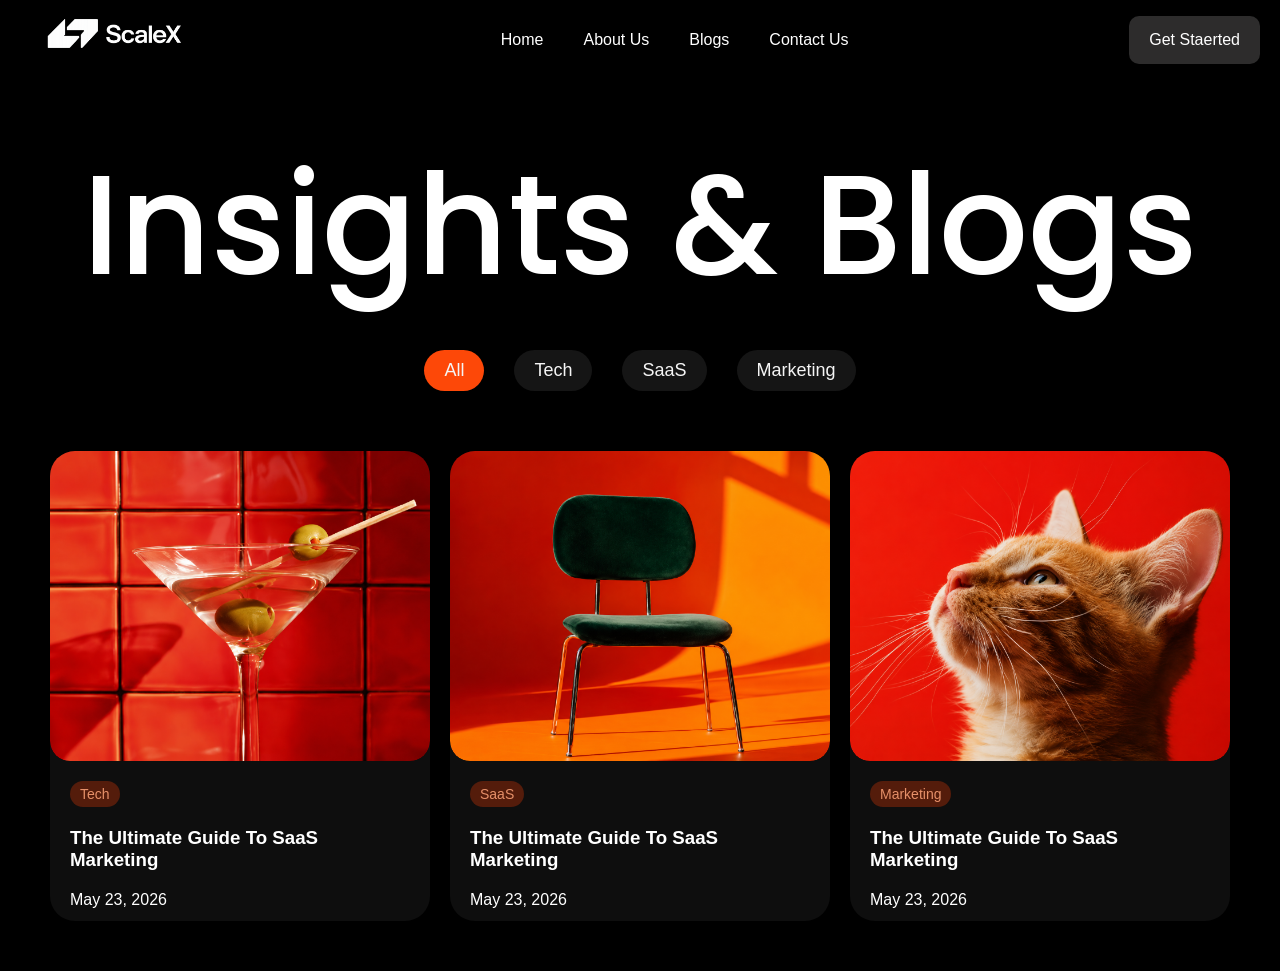
<file: assignment-2/index.html>
<!DOCTYPE html>
<html lang="en">
<head>
    <meta charset="UTF-8">
    <meta name="viewport" content="width=device-width, initial-scale=1.0">
    <title>Assignment-2</title>
    <link rel="stylesheet" href="style.css">
</head>
<body>
    <section class="main">
        <nav>
            <div class="logo_box">
                <img src="./images/logo.png" alt="">
            </div>
            <div class="pages">
                <p>Home</p>
                <p>About Us</p>
                <p>Blogs</p>
                <p>Contact Us</p>
            </div>
            <div class="getStarted_cta">Get Staerted</div>
        </nav>
        <section class="hero">
            <h1>Insights & Blogs</h1>
        </section>
        <section class="cards">
            <div class="cards_categories">
                <div class="category box_1">All</div>
                <div class="category">Tech</div>
                <div class="category">SaaS</div>
                <div class="category">Marketing</div>
            </div>
            <div class="cards_box">
                <div class="card">
                    <div class="img_box">
                        <img src="./images/image1.png" alt="">
                    </div>

                    <div class="text_content">
                        <div class="text_category">Tech</div>
                        <h3>The Ultimate Guide To SaaS Marketing</h3>
                        <p>May 23, 2026</p>
                    </div>

                </div>
                  <div class="card">
                    <div class="img_box">
                        <img src="./images/image2.png" alt="">
                    </div>

                    <div class="text_content">
                        <div class="text_category">SaaS</div>
                        <h3>The Ultimate Guide To SaaS Marketing</h3>
                        <p>May 23, 2026</p>
                    </div>

                </div>
                  <div class="card">
                    <div class="img_box">
                        <img src="./images/image3.png" alt="">
                    </div>

                    <div class="text_content">
                        <div class="text_category">Marketing</div>
                        <h3>The Ultimate Guide To SaaS Marketing</h3>
                        <p>May 23, 2026</p>
                    </div>

                </div>
            </div>
        </section>
    </section>
</body>
</html>
</file>
<file: assignment-2/style.css>
@import url('https://fonts.googleapis.com/css2?family=Poppins:ital,wght@0,100;0,200;0,300;0,400;0,500;0,600;0,700;0,800;0,900;1,100;1,200;1,300;1,400;1,500;1,600;1,700;1,800;1,900&display=swap');

* {
  margin: 0;
  padding: 0;
  box-sizing: border-box;
  font-family: Arial, Helvetica, sans-serif;
}

html,
body {
  height: 100%;
  width: 100%;
  background-color: #000000;
}


.main {
  width: 100%;
  background-color: #000000;
}

nav {
  height: 80px;
  color: white;
  display: flex;
  align-items: center;
  justify-content: space-between;
  padding: 20px;
}

.logo_box {
  width: 200px;
  height: 80px;
}

.logo_box img {
  width: 100%;
  height: 100%;
  object-fit: cover;
}

.pages {
  display: flex;
  align-items: center;
  justify-content: center;
  gap: 40px;
}


.getStarted_cta {
  background-color: #2d2c2c;
  padding: 15px 20px;
  border-radius: 10px;
  cursor: pointer;

  transition: all 0.4s cubic-bezier(0.19, 1, 0.22, 1);

  &:active {
    transform: scale(0.80);
    user-select: none;
  }
}


/*! HERO SEGMENT */
.hero {
  margin-top: 40px;
  color: white;

  display: flex;
  justify-content: center;
  align-items: center;
}

.hero h1 {
  font-size: 140px;
  font-family: "Poppins", sans-serif;
  font-weight: 500;
}


.cards {
  padding: 20px;
}

.cards_categories {
  color: whitesmoke;
  font-family: "Poppins", sans-serif;
  font-weight: 100;

  /* border: 2px solid green; */

  display: flex;
  justify-content: center;
  align-items: center;
  gap: 30px;

}

.category {
  padding: 10px 20px;
  font-size: 18px;



  border-radius: 30px;

  background-color: #151515;
  user-select: none;
  cursor: pointer;


  transition: all 0.4s cubic-bezier(0.19, 1, 0.22, 1);

  &:active {
    transform: scale(0.80);
    user-select: none;
  }
}

.box_1 {
  background-color: #fd4808;
}


.cards_box {
  margin-top: 30px;
  padding: 30px;
  /* background-color: yellow; */

  display: flex;
  gap: 20px;
}

.card {
  width: 33%;
  height: 470px;
  background-color: #0e0e0e;
  border-radius: 10px;
  overflow: hidden;
  border-radius: 25px;
}

.img_box {
  width: 100%;
  height: 66%;
  border-radius: 20px;
  overflow: hidden;
}

.img_box img {
  width: 100%;
  height: 100%;
  object-fit: cover;
  border-radius: 20px;
}

.text_content {
  color: white;
  padding: 10px 20px;
  

  display: flex;
  flex-direction: column;
  align-items: start;
  justify-content: center;
  gap: 20px;
}

.text_category {
  padding: 5px 10px;
  font-size: 14px;
  margin-top: 10px;


  color: #e69069;
  border-radius: 30px;

  background-color: #541c0b;
  user-select: none;
  cursor: pointer;


  transition: all 0.4s cubic-bezier(0.19, 1, 0.22, 1);

  &:active {
    transform: scale(0.80);
    user-select: none;
  }
}
</file>
